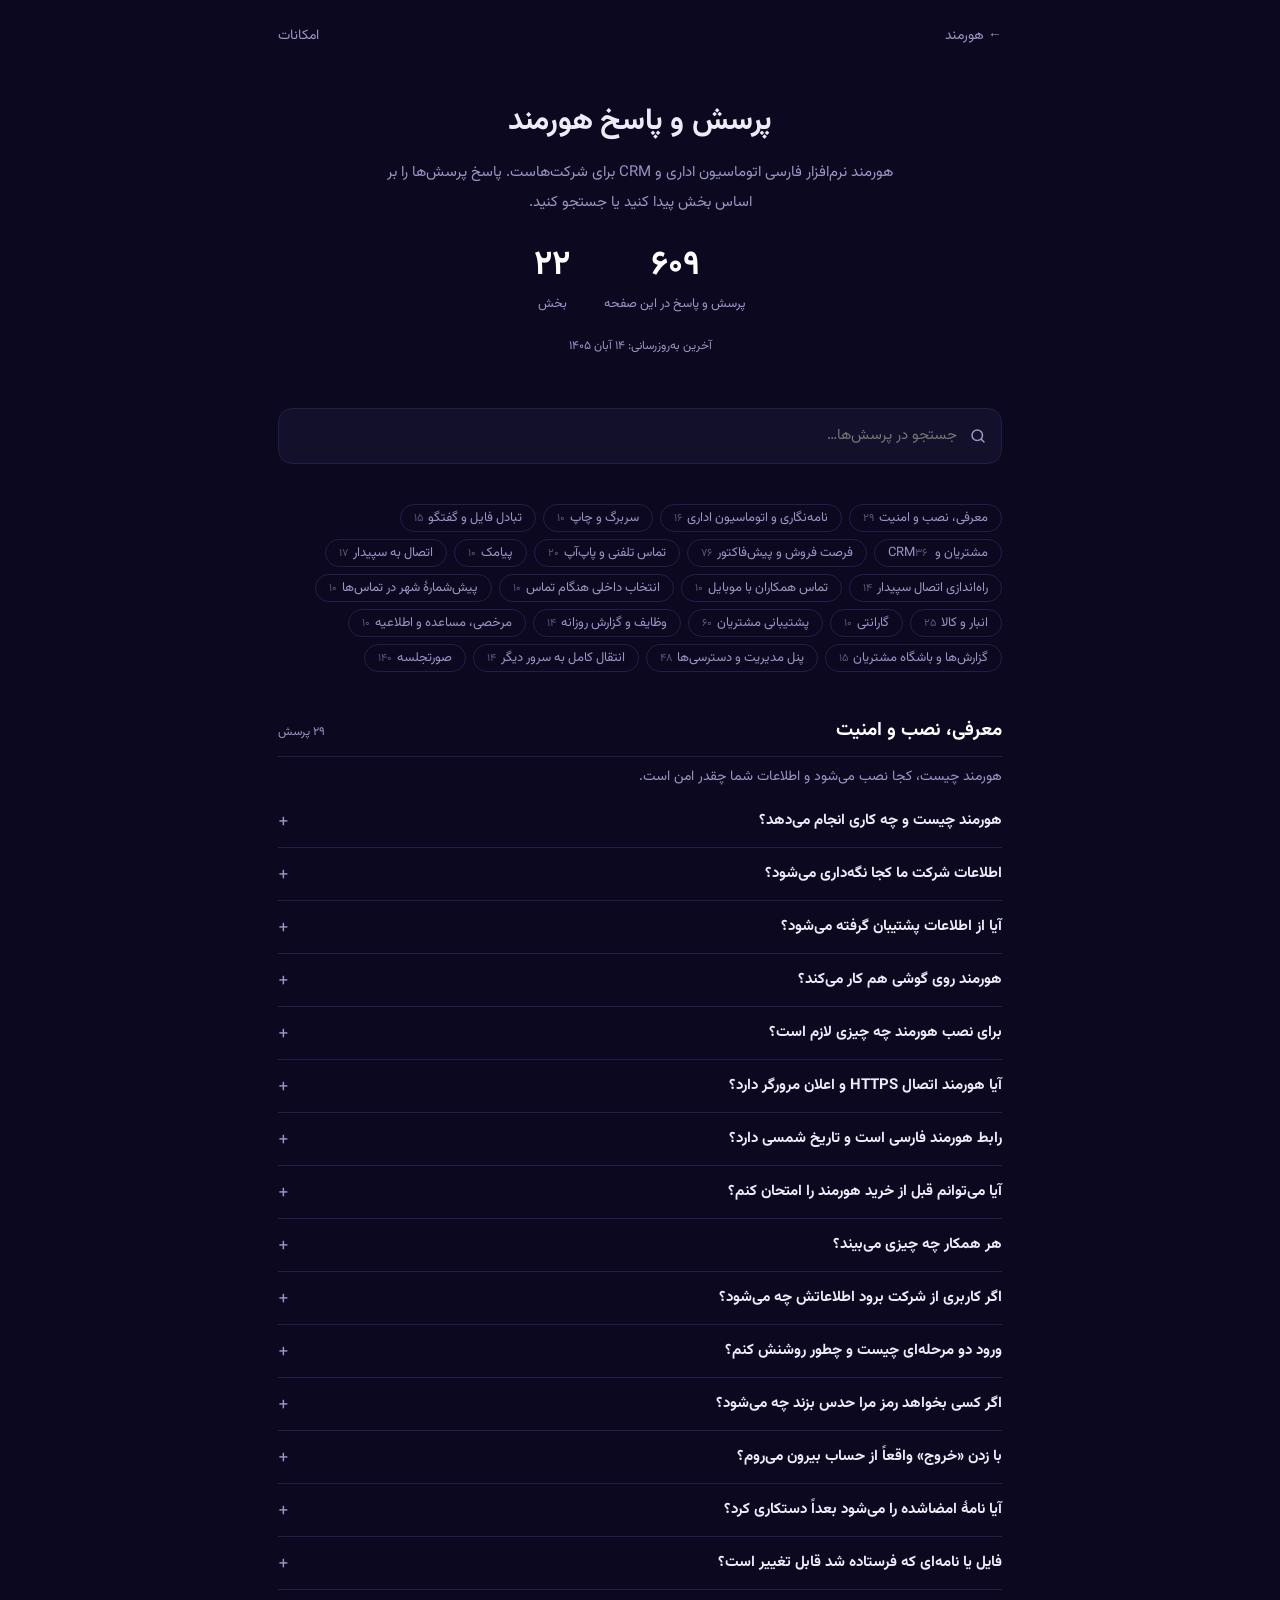
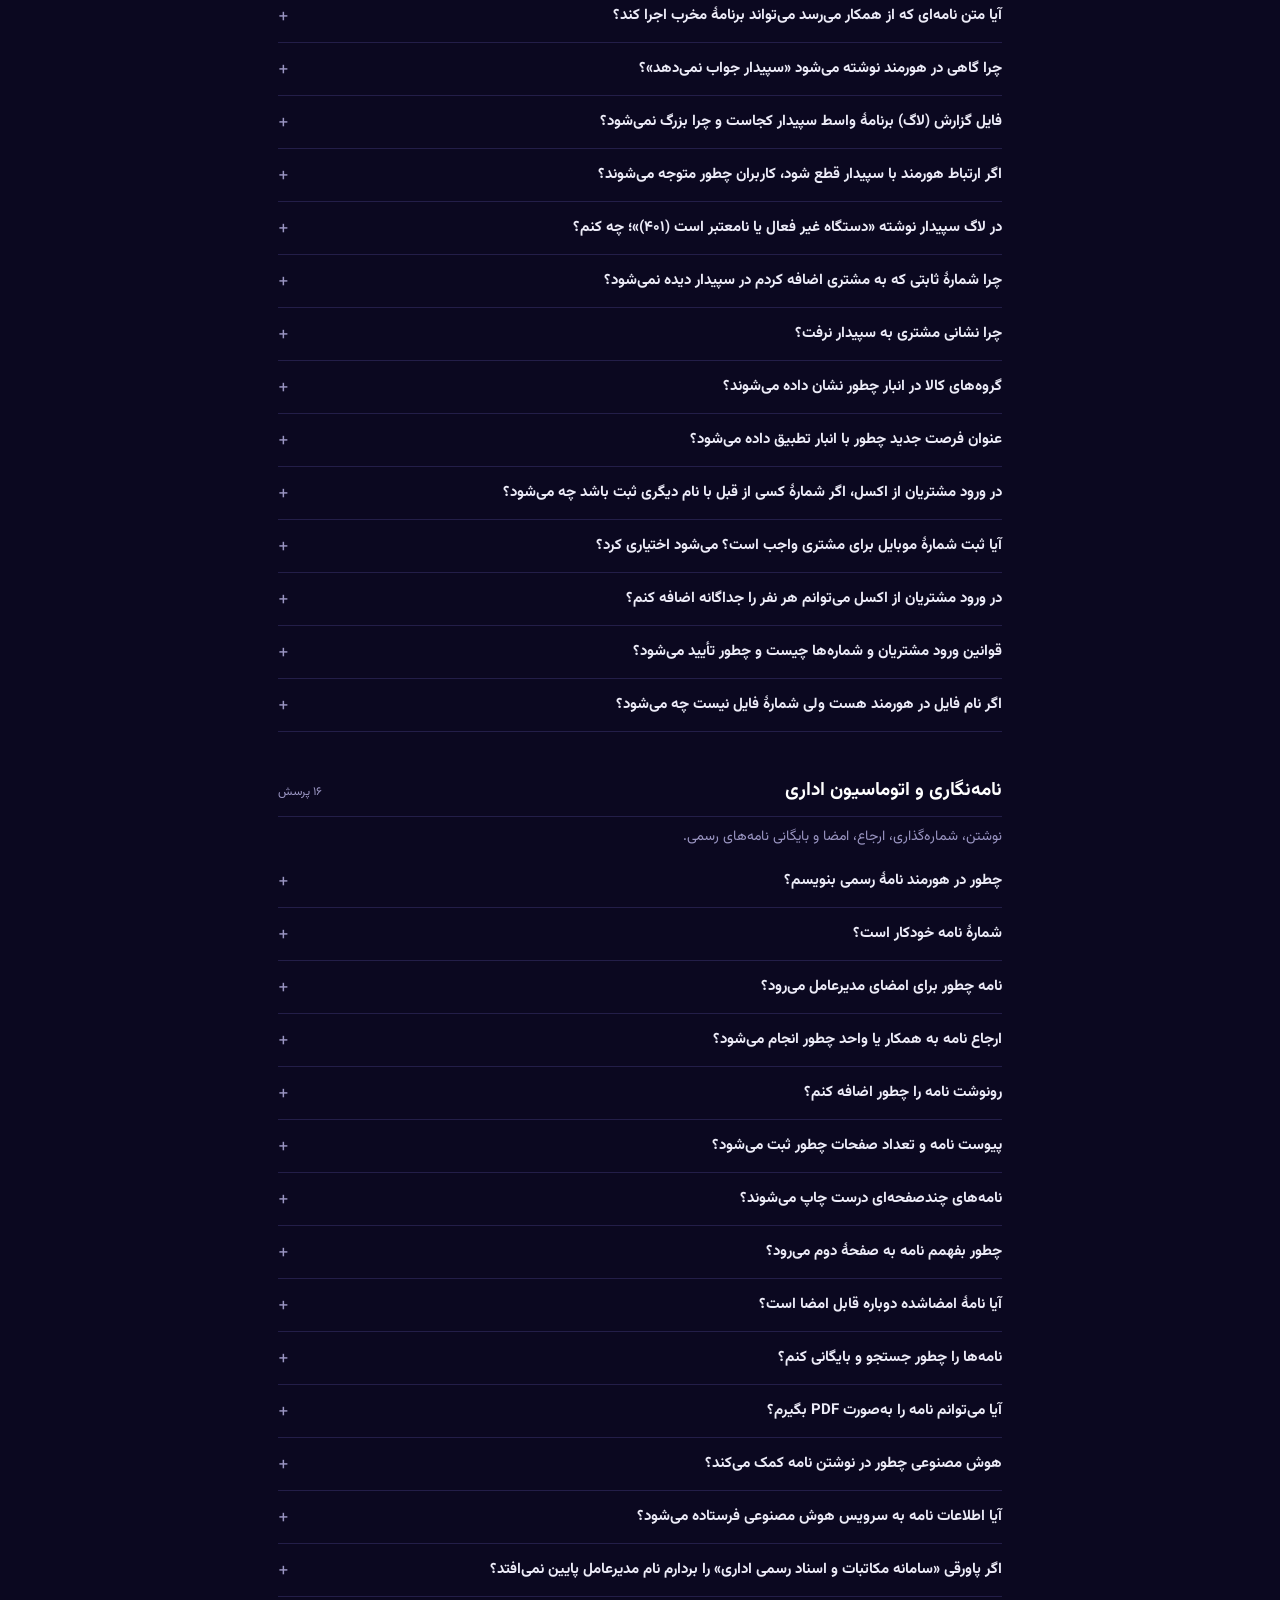
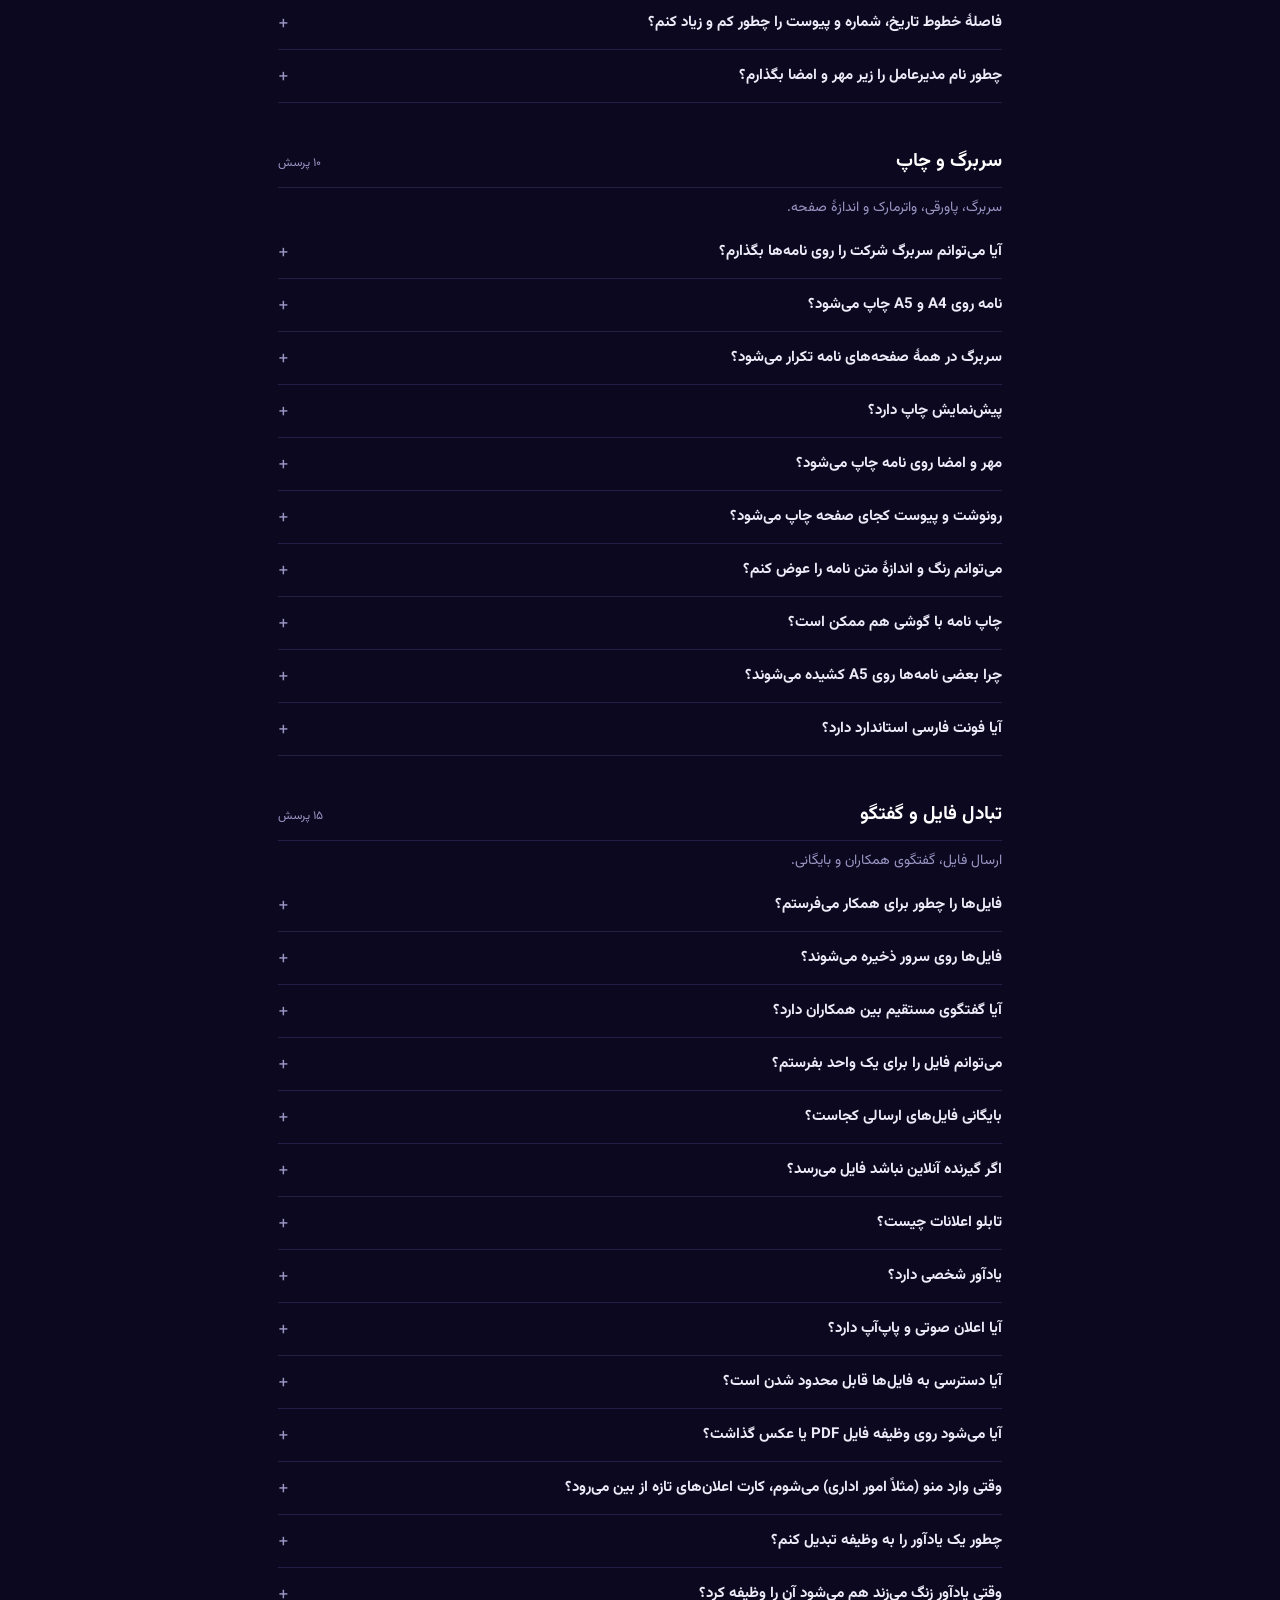
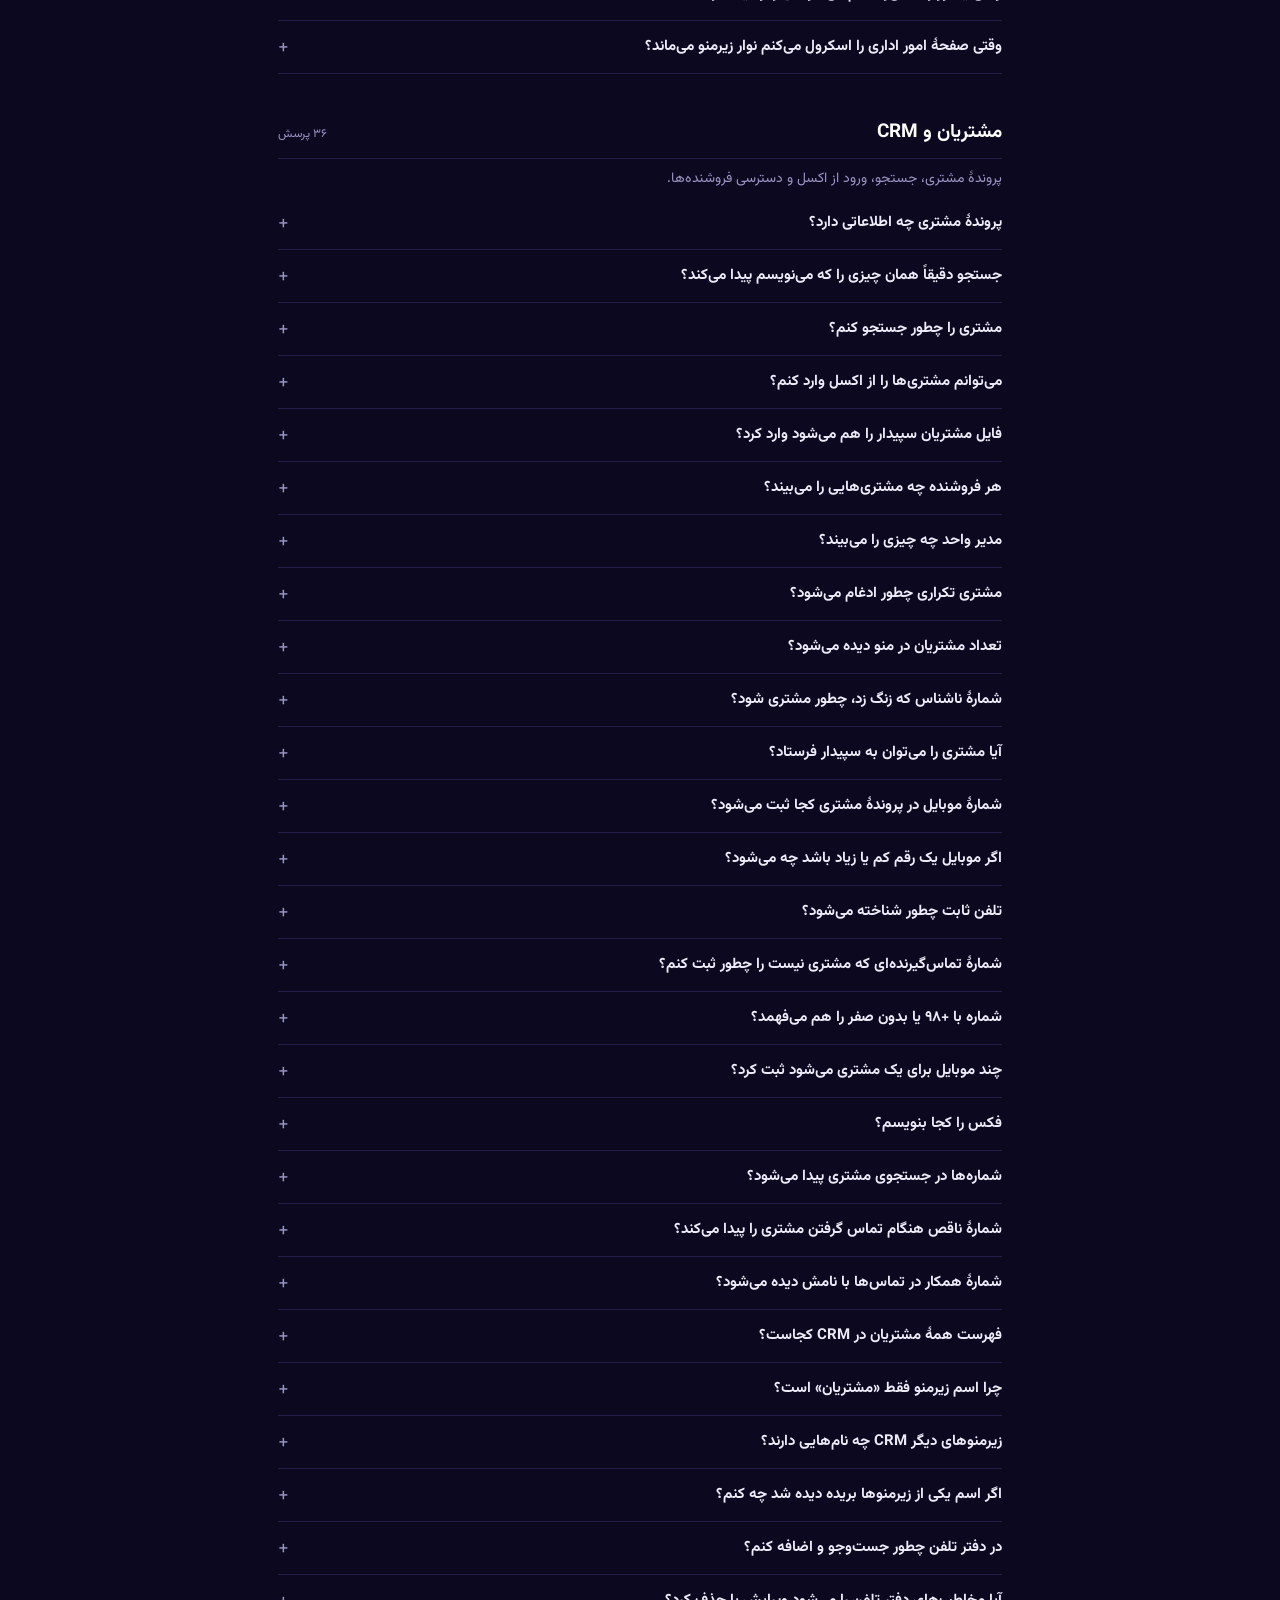
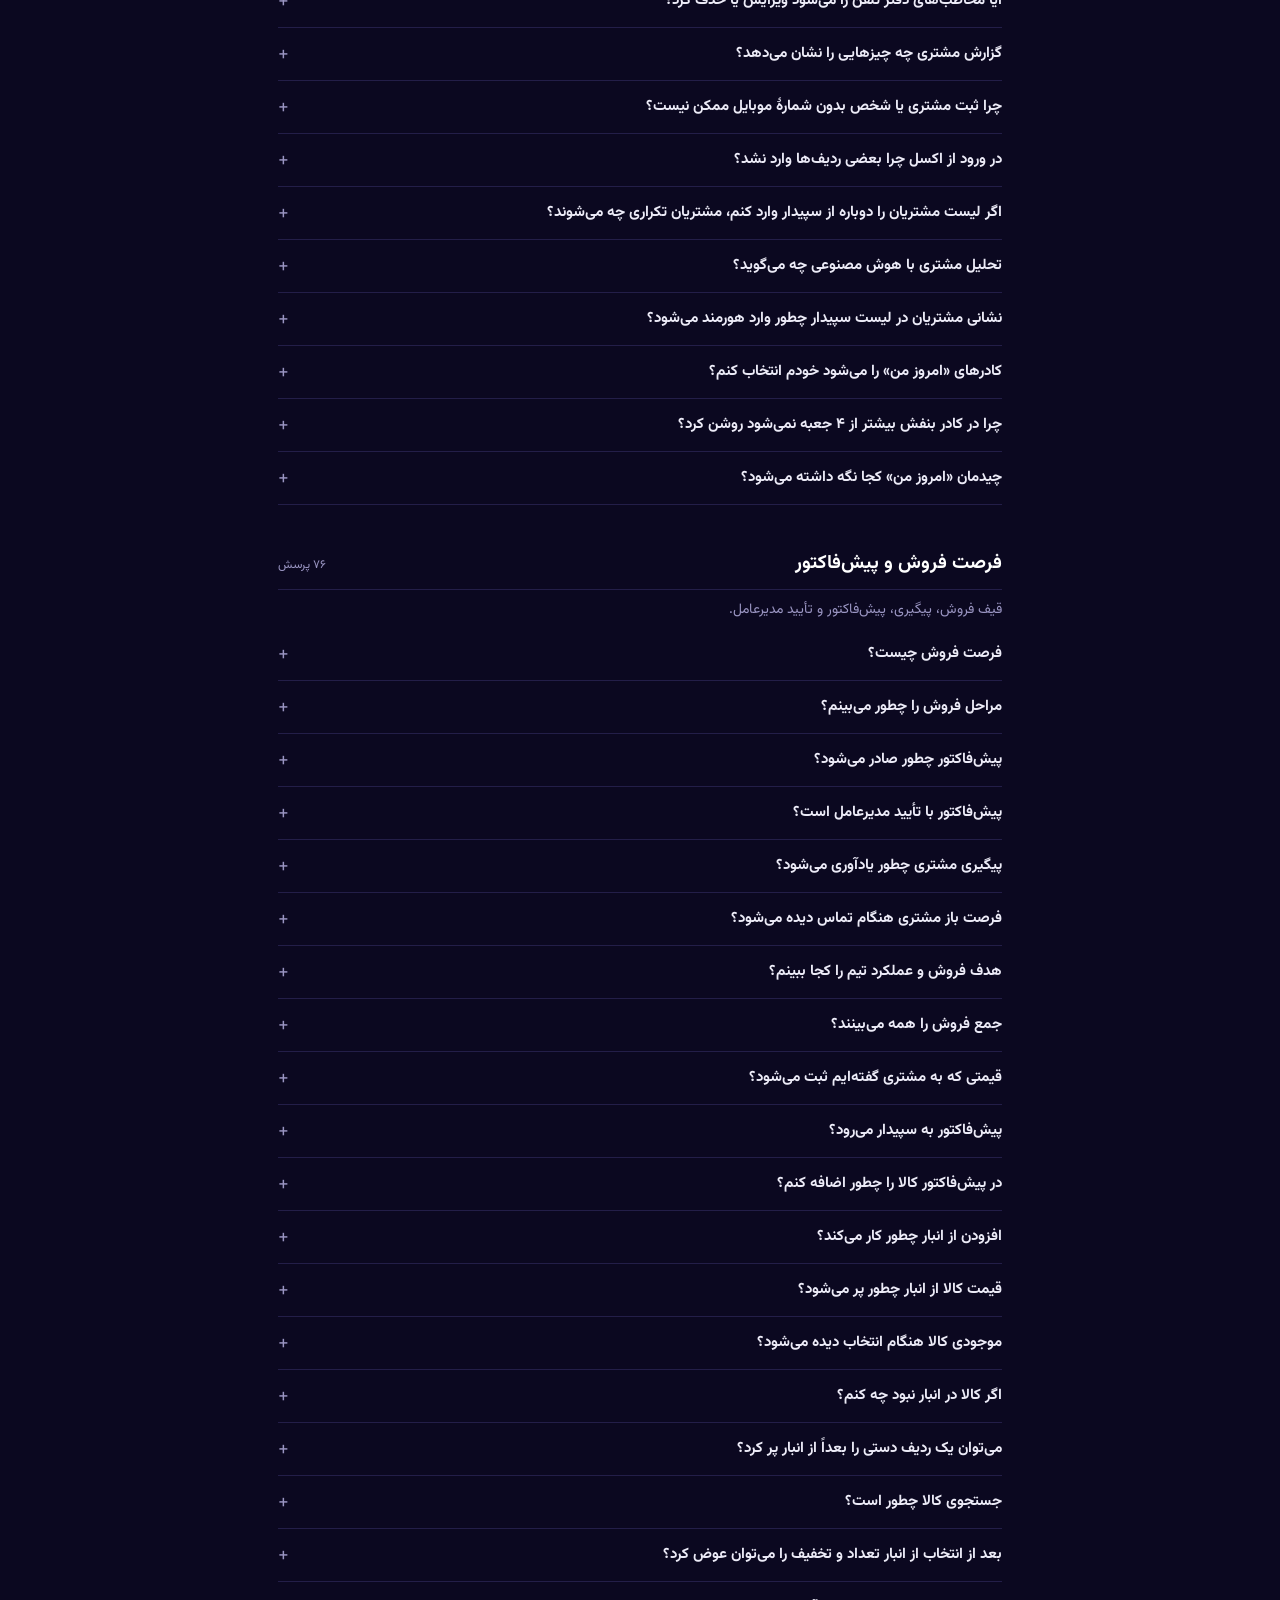
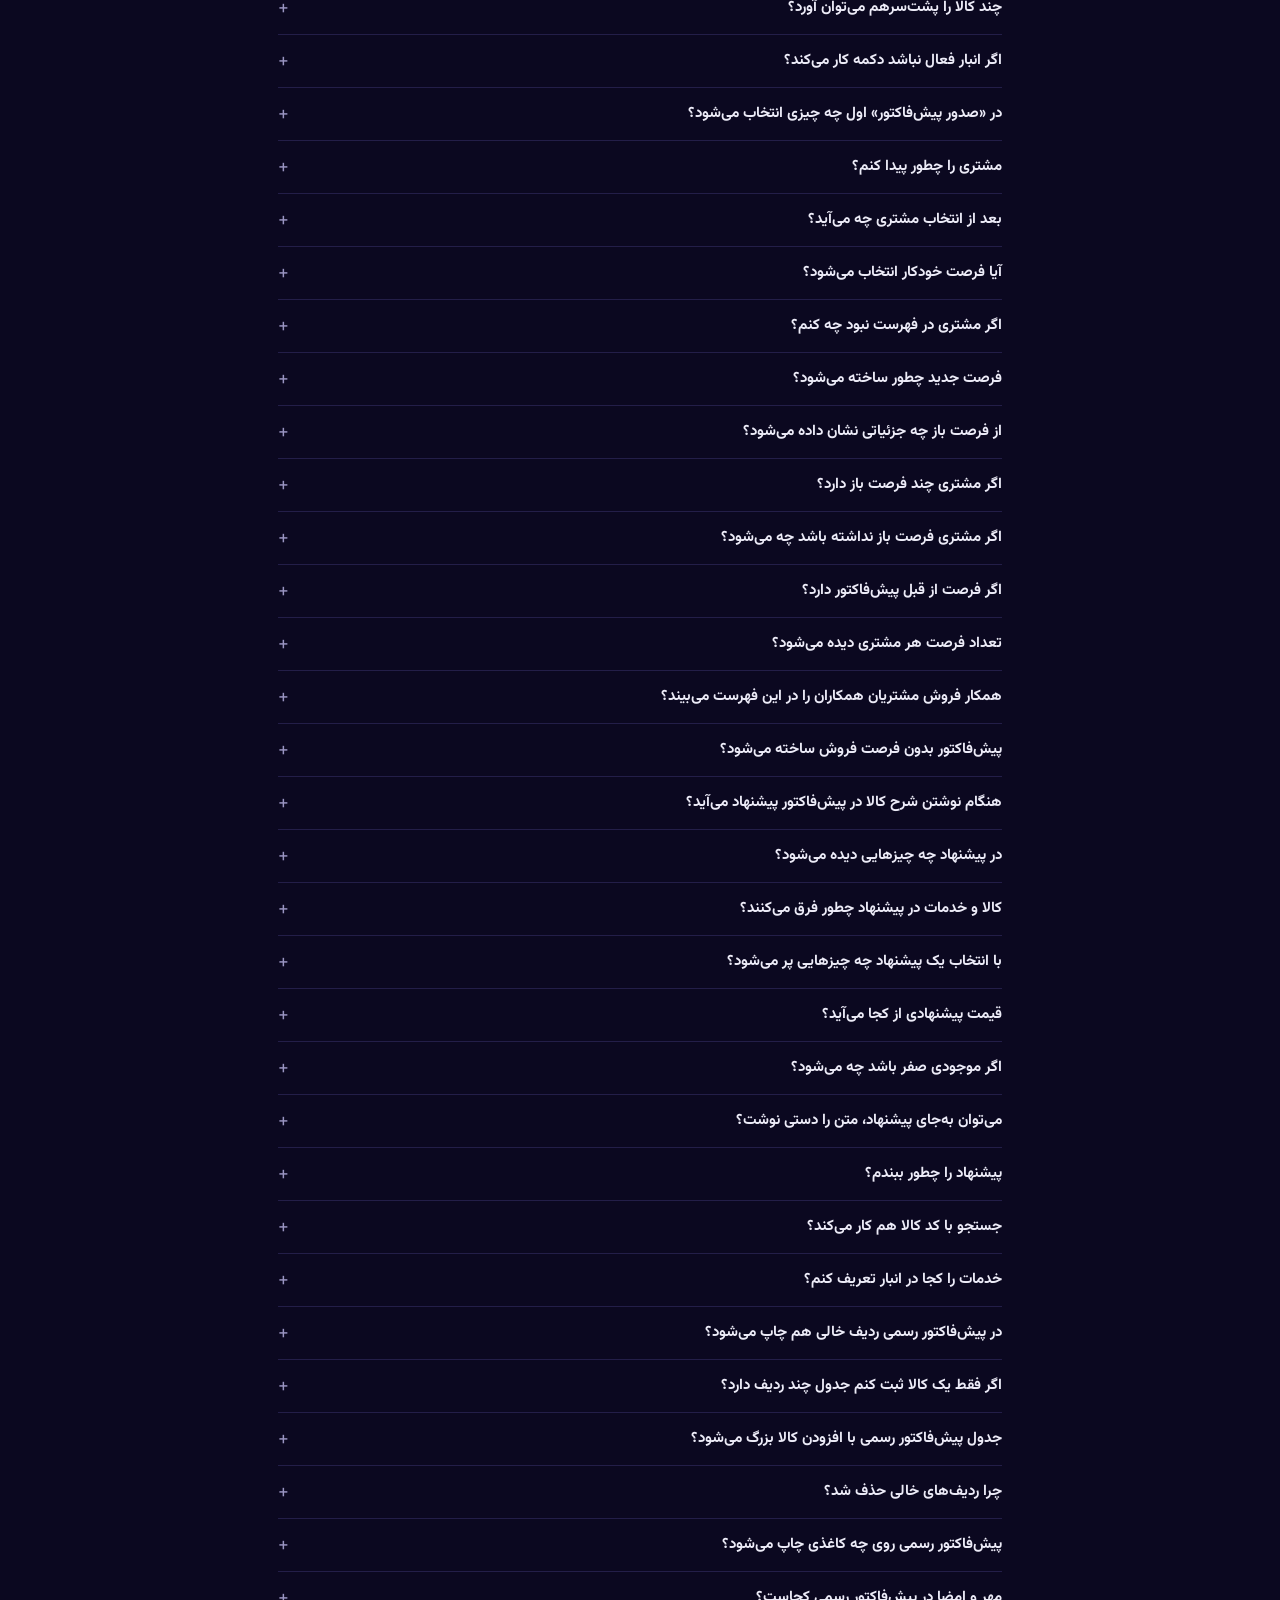
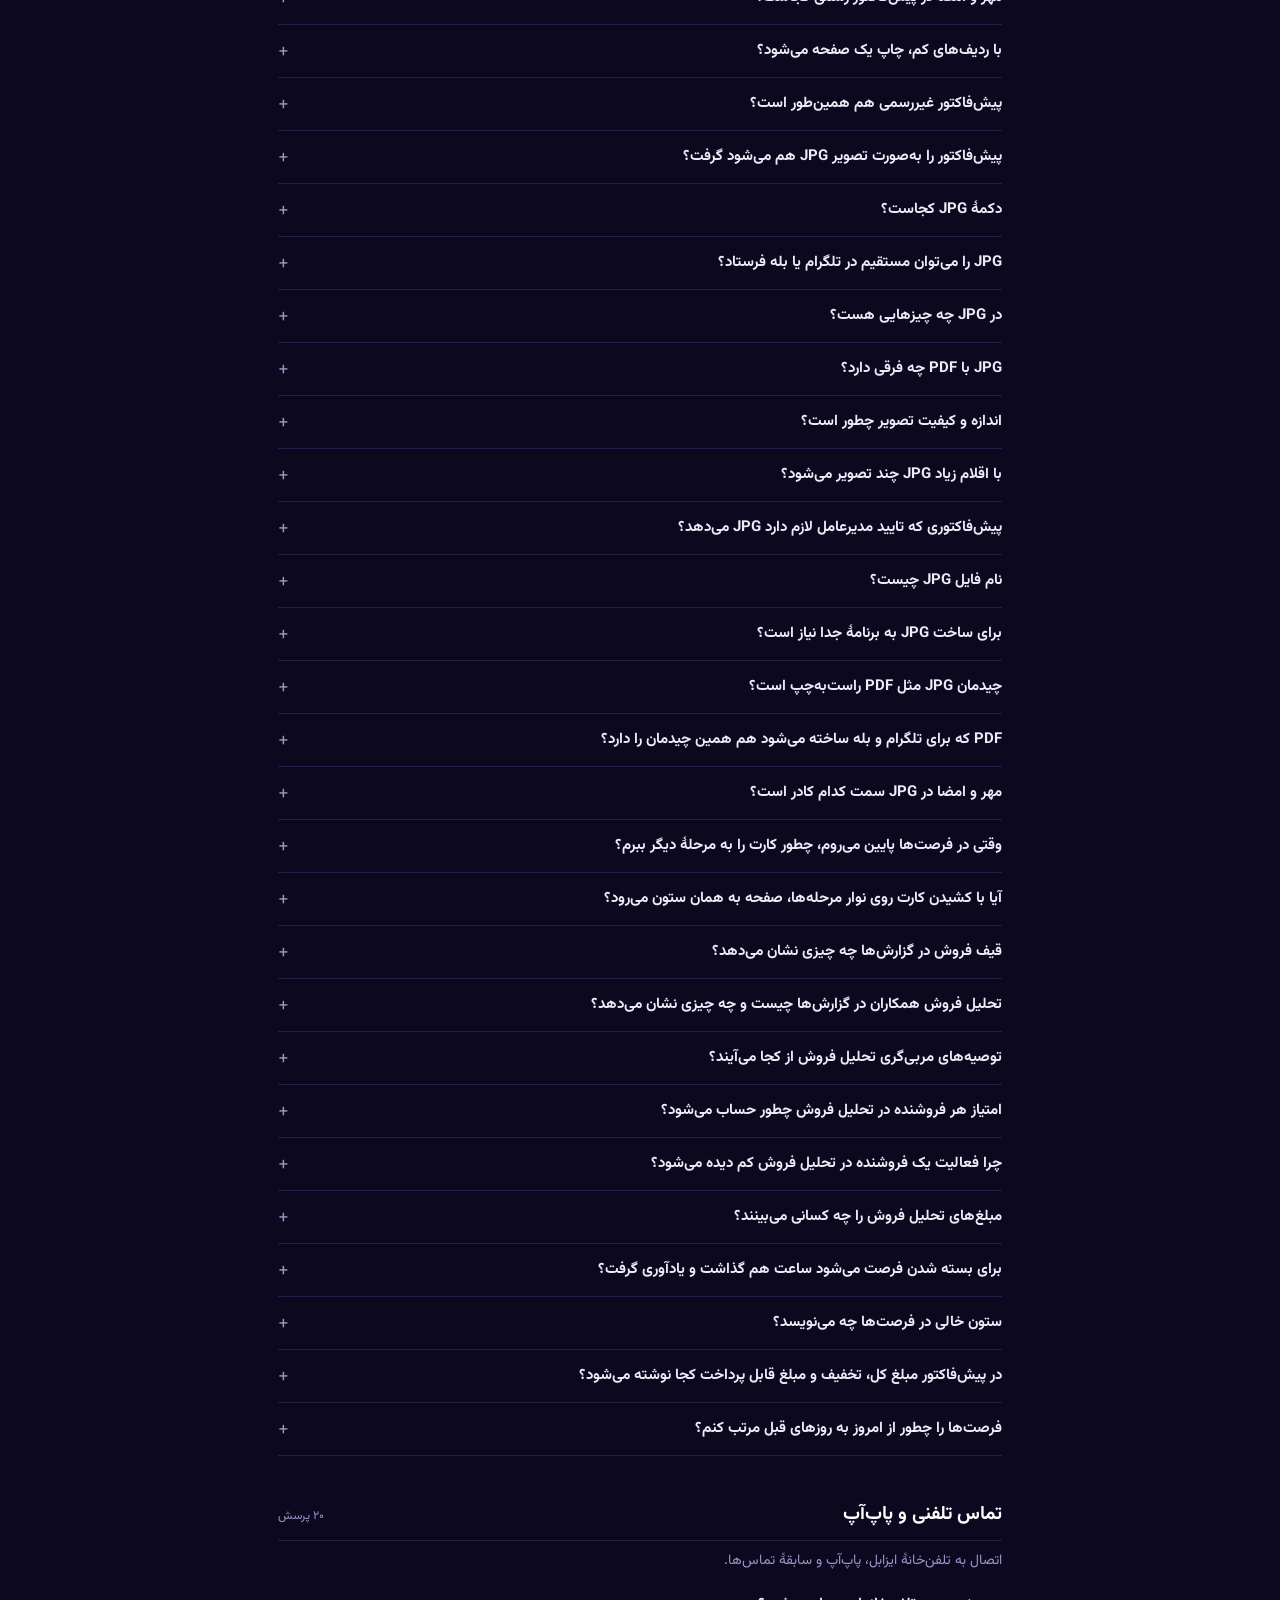
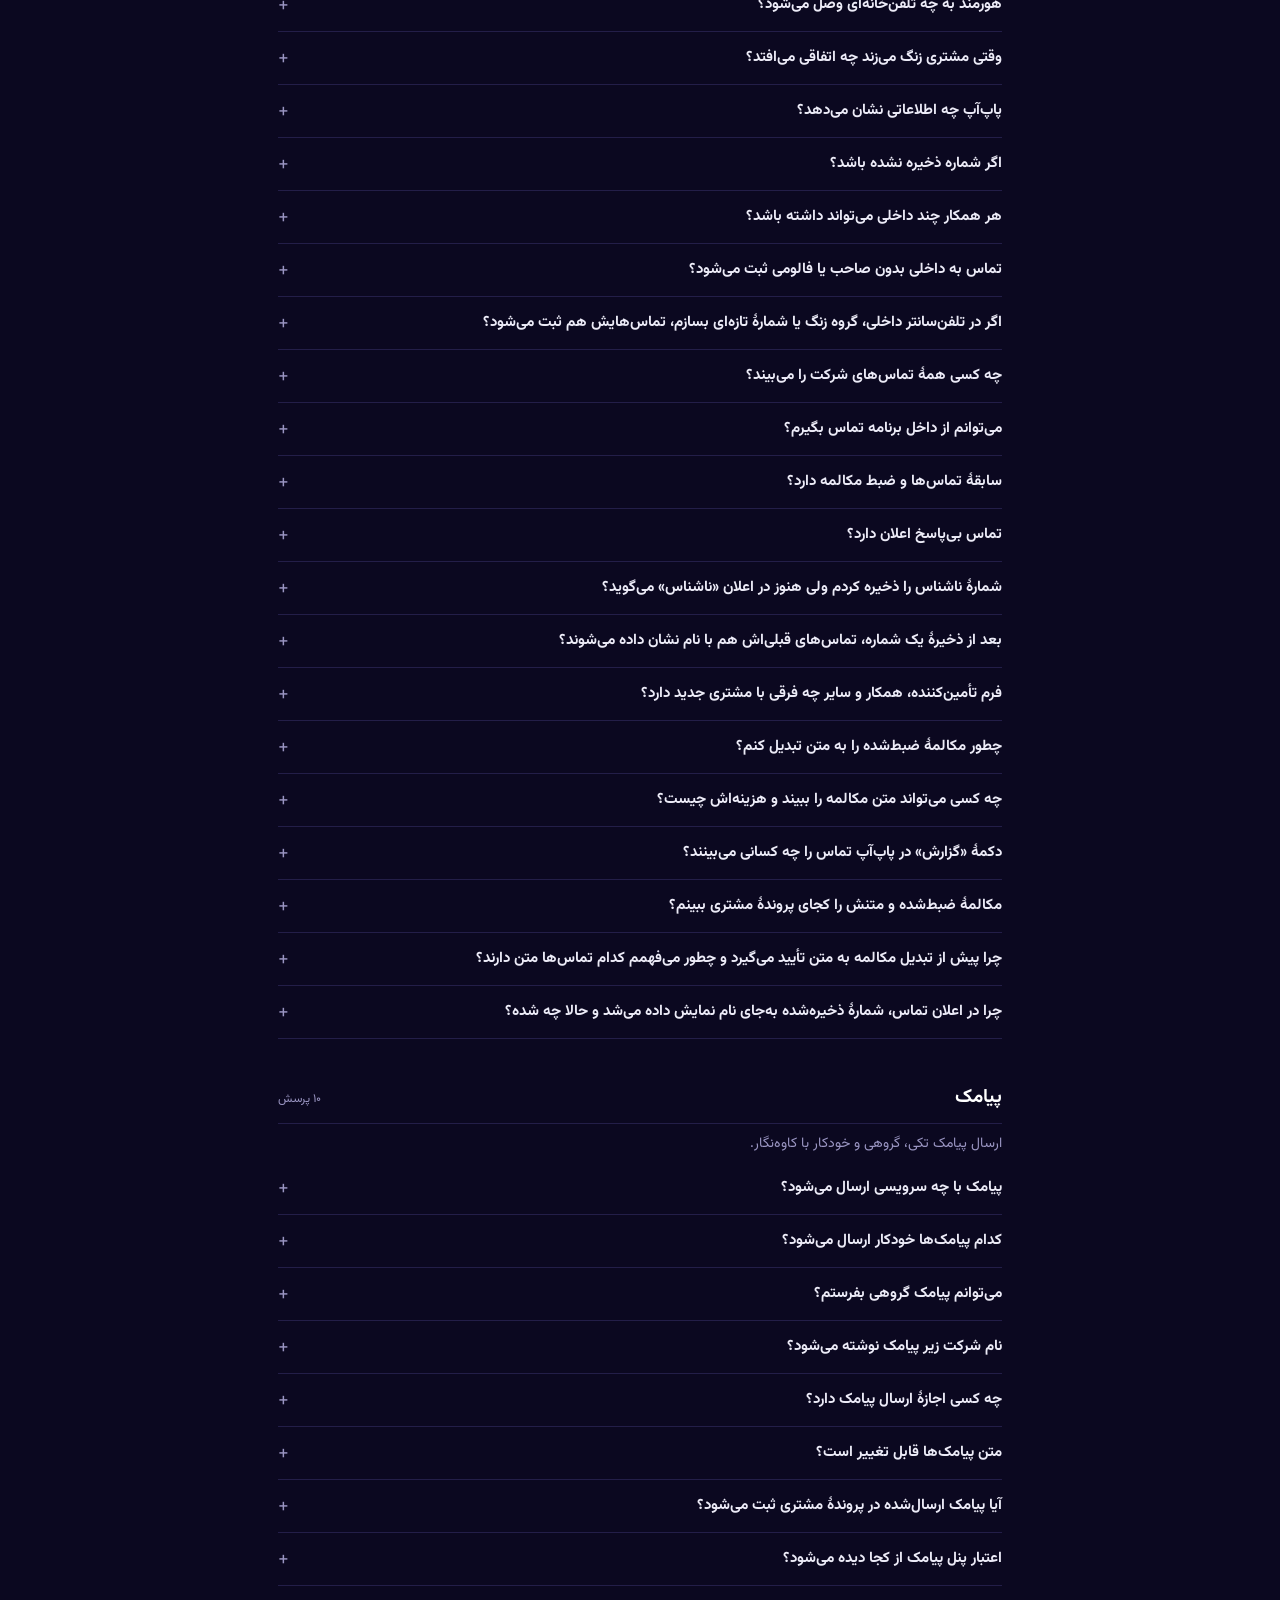
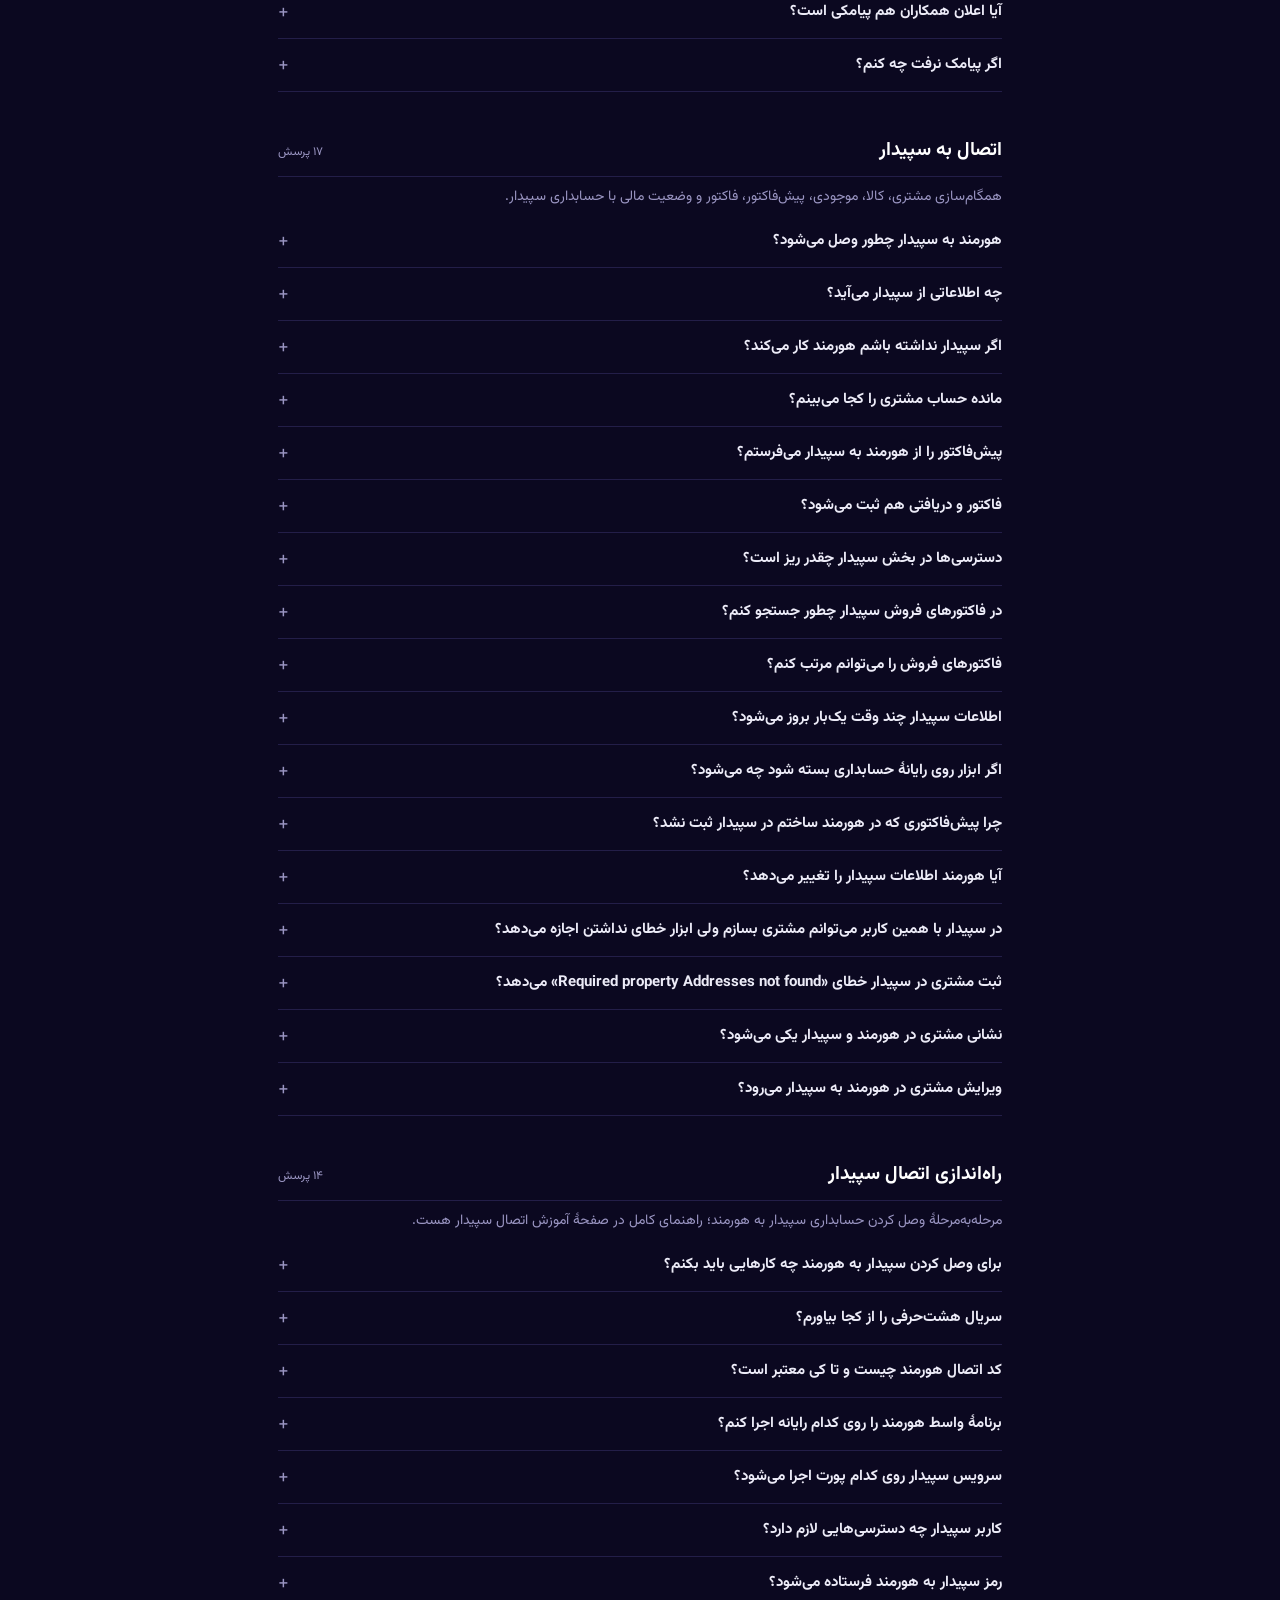
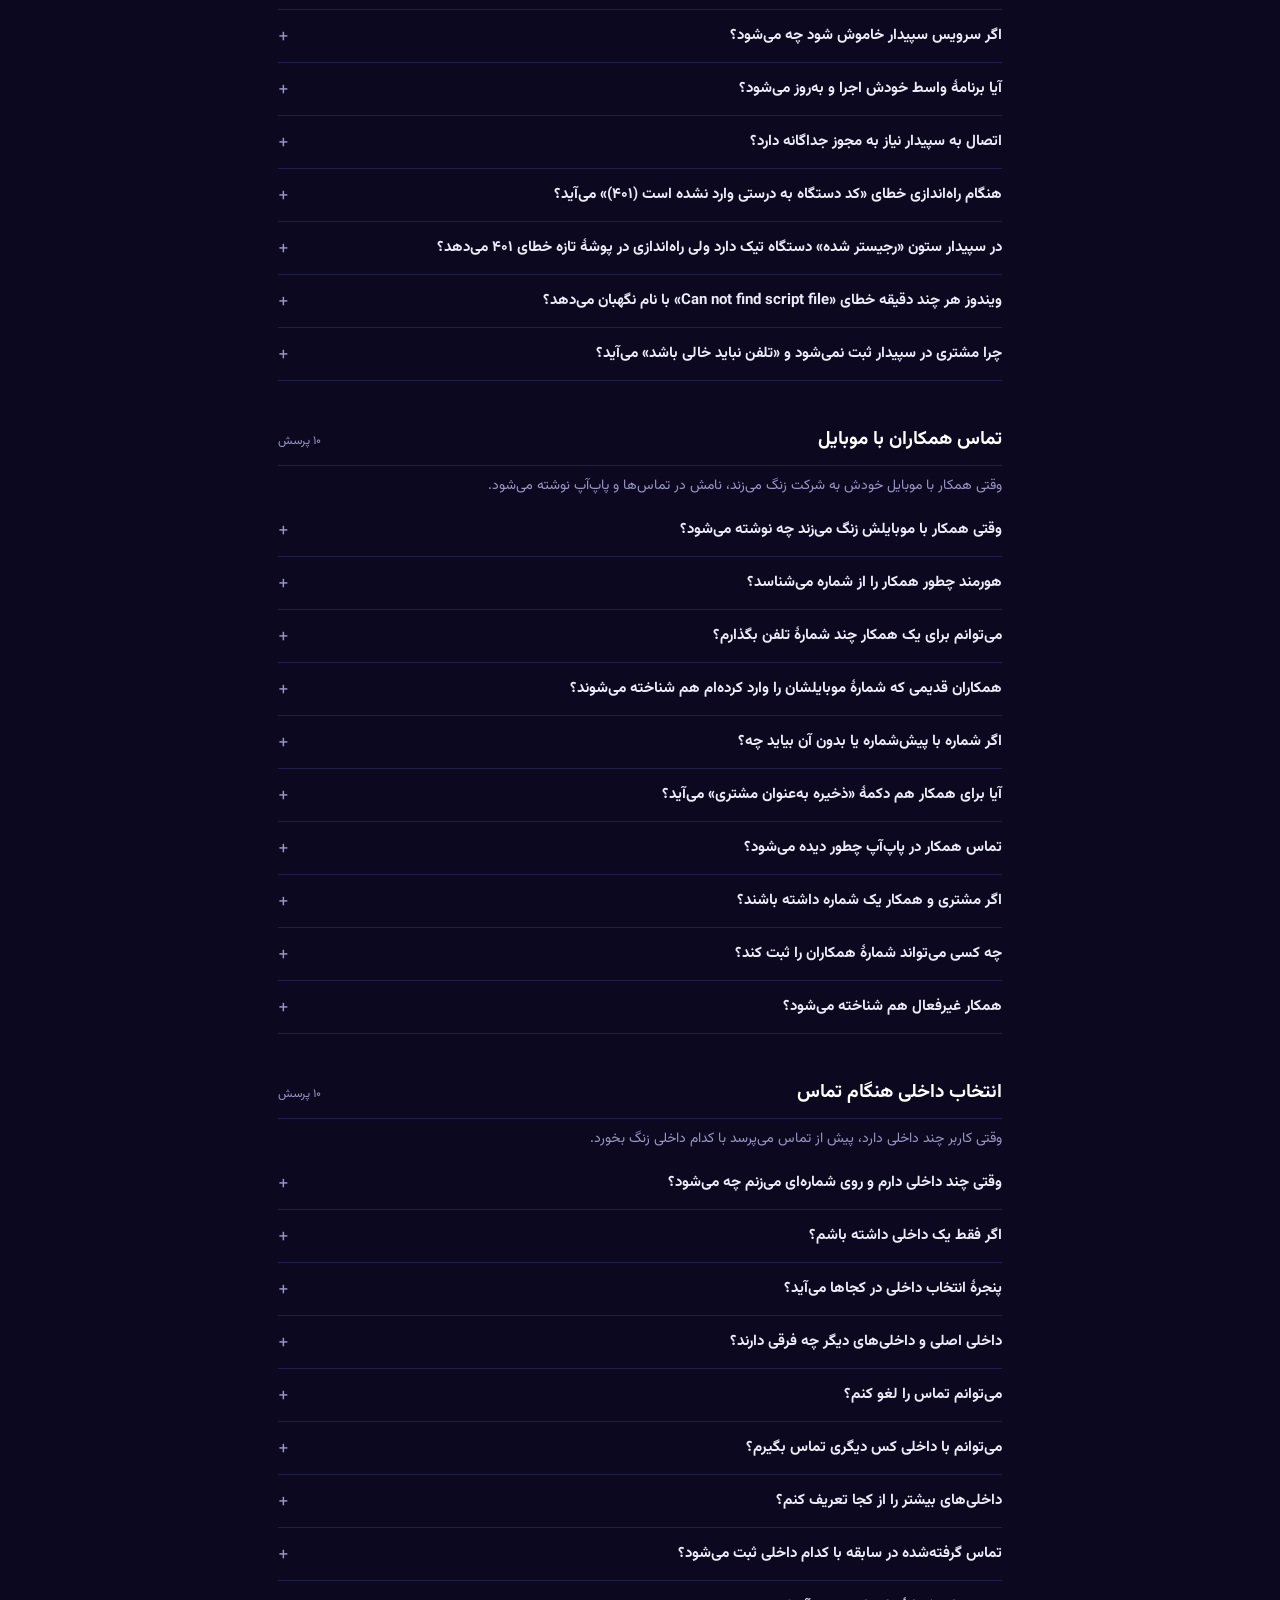
<file: index.html>
<!doctype html><html lang="fa" dir="rtl"><head><meta charset="utf-8"><meta http-equiv="refresh" content="0; url=faq.html"><title>پرسش و پاسخ هورمند</title><link rel="canonical" href="https://ramtinhadian.github.io/hoormand-Landing/faq.html"></head><body><a href="faq.html">پرسش و پاسخ هورمند</a> · <a href="llms.txt">llms.txt</a> · <a href="https://ramtinai.com/">سایت اصلی</a></body></html>
</file>
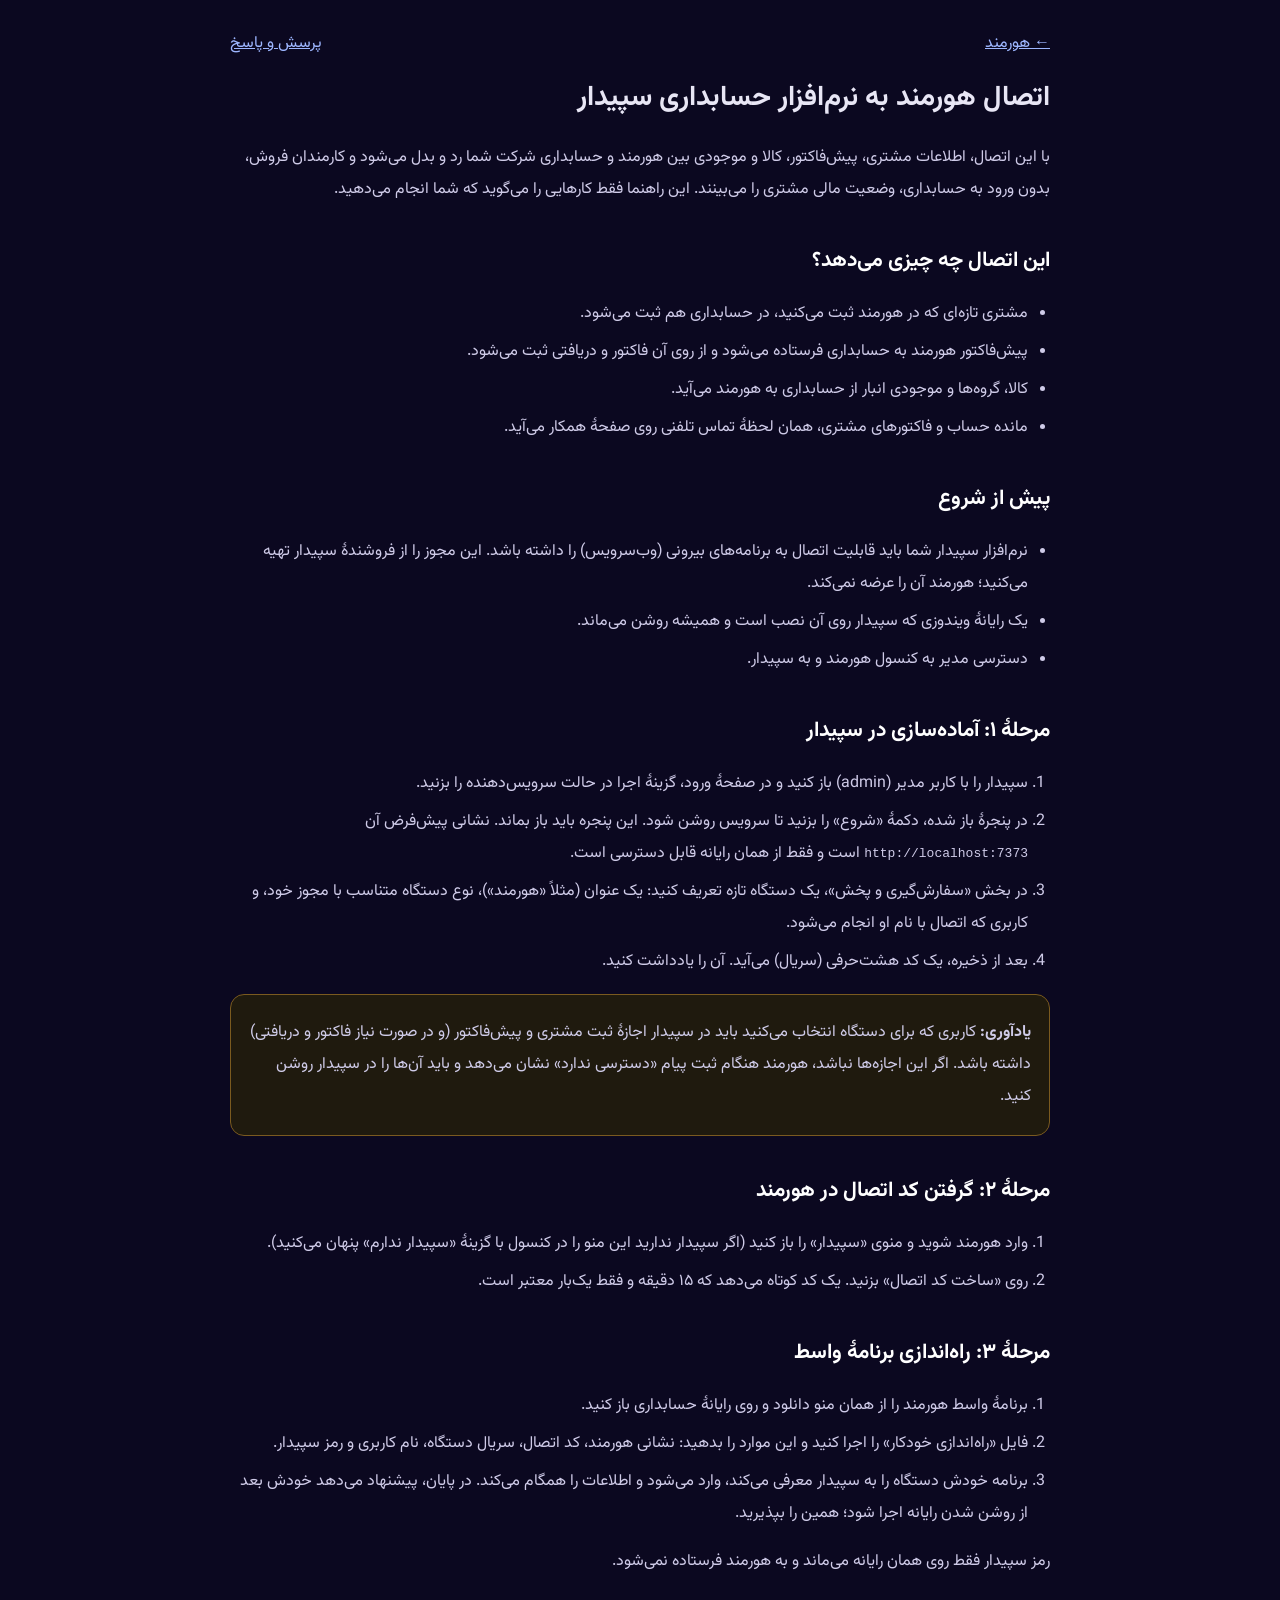
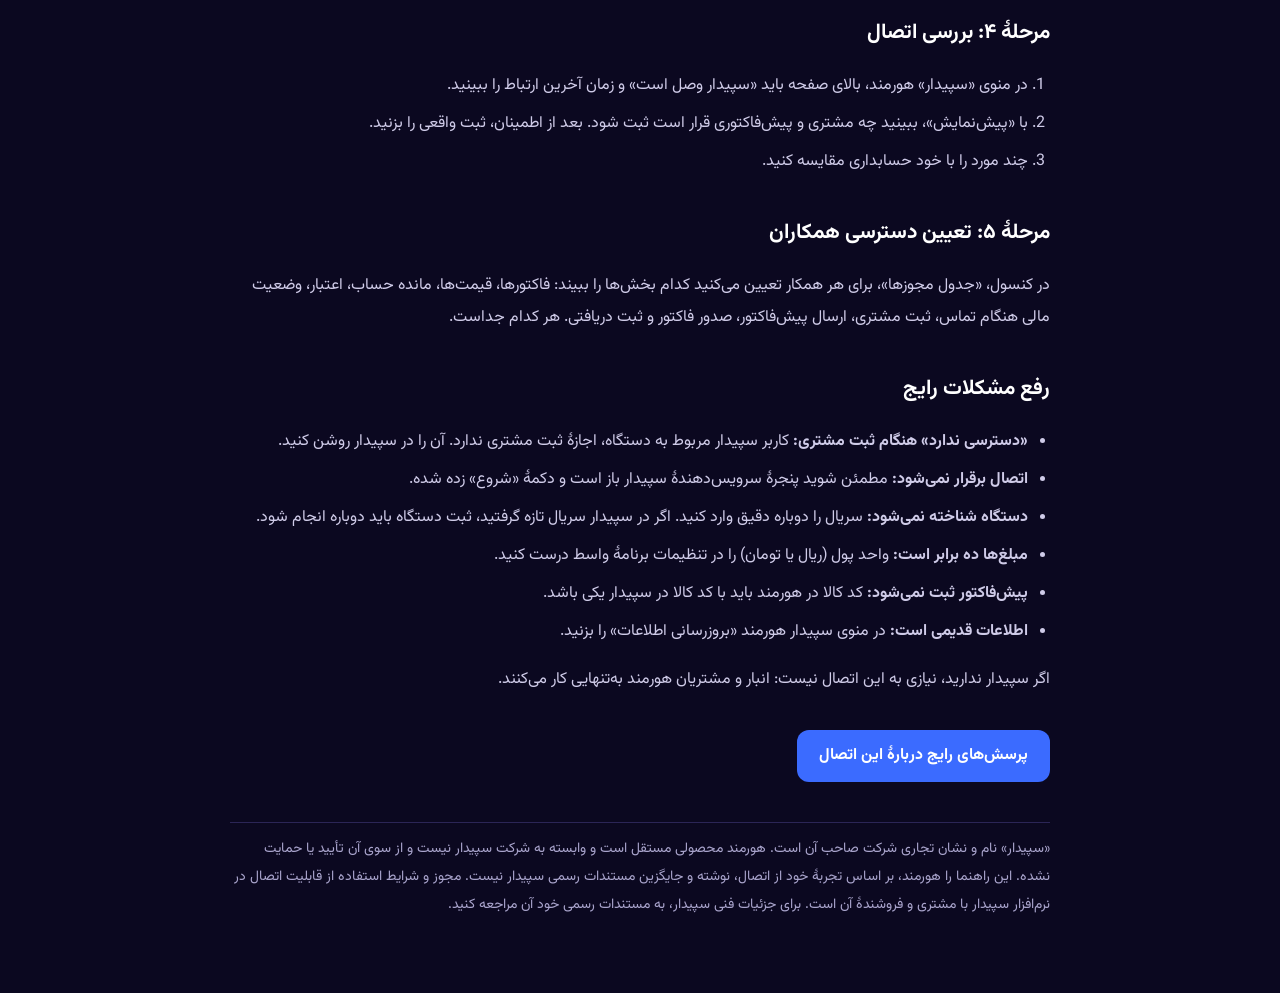
<file: sepidar-guide.html>
<!doctype html>
<html lang="fa" dir="rtl">
<head>
<meta charset="utf-8">
<meta name="viewport" content="width=device-width, initial-scale=1">
<title>آموزش اتصال هورمند به نرم‌افزار حسابداری سپیدار</title>
<meta name="description" content="آموزش قدم‌به‌قدم راه‌اندازی اتصال هورمند (CRM و اتوماسیون اداری) به حسابداری سپیدار: آماده‌سازی سپیدار، کد اتصال، برنامهٔ واسط، بررسی اتصال و رفع خطاهای رایج.">
<meta name="robots" content="index, follow, max-snippet:-1, max-image-preview:large">
<link rel="canonical" href="https://ramtinhadian.github.io/hoormand-Landing/sepidar-guide.html">
<link rel="icon" href="img/mark.png">
<script type="application/ld+json">{"@context":"https://schema.org","@type":"HowTo","name":"اتصال هورمند به نرم‌افزار حسابداری سپیدار","inLanguage":"fa-IR","description":"راه‌اندازی اتصال مشتریان، پیش‌فاکتورها، کالاها و موجودی بین هورمند و حسابداری سپیدار","step":[{"@type":"HowToStep","name":"آماده‌سازی در سپیدار","text":"سپیدار را در حالت سرویس‌دهنده اجرا کنید و یک دستگاه برای هورمند تعریف کنید تا سریال هشت‌حرفی بگیرید."},{"@type":"HowToStep","name":"ساخت کد اتصال در هورمند","text":"در منوی سپیدار هورمند «ساخت کد اتصال» را بزنید؛ کد ۱۵ دقیقه و یک‌بار معتبر است."},{"@type":"HowToStep","name":"اجرای راه‌اندازی خودکار","text":"روی رایانهٔ حسابداری، برنامهٔ واسط هورمند را اجرا کنید و نشانی هورمند، کد اتصال، سریال دستگاه و کاربر سپیدار را بدهید."},{"@type":"HowToStep","name":"بررسی اتصال","text":"در منوی سپیدار هورمند وضعیت «سپیدار وصل است» را ببینید و یک پیش‌نمایش بگیرید."}]}</script>
<style>
@font-face{font-family:V;src:url(fonts/Vazirmatn-Regular.woff2);font-weight:400}
@font-face{font-family:V;src:url(fonts/Vazirmatn-Bold.woff2);font-weight:700}
body{margin:0;background:#0b0820;color:#e8e6f5;font-family:V,Tahoma,sans-serif;line-height:2}
.w{max-width:820px;margin:0 auto;padding:28px 18px 60px}
a{color:#9db6ff} h1{font-size:28px;margin:10px 0 6px} h2{font-size:21px;margin:34px 0 4px;color:#fff}
.top{display:flex;justify-content:space-between;align-items:center}
p,li{color:#cfcbe8} ol,ul{padding-inline-start:22px} li{margin:6px 0}
.box{background:#15112e;border:1px solid #2b2556;border-radius:14px;padding:6px 18px;margin:14px 0}
.warn{border-color:#7a5a1f;background:#1f1a0e}
.legal{font-size:14px;color:#a9a4cc;border-top:1px solid #2b2556;margin-top:40px;padding-top:12px}
.cta{display:inline-block;margin-top:18px;padding:10px 22px;border-radius:12px;background:#3b6bff;color:#fff;text-decoration:none;font-weight:700}
</style>
</head>
<body><div class="w">
<div class="top"><a href="https://ramtinai.com/">← هورمند</a><a href="https://ramtinhadian.github.io/hoormand-Landing/faq.html">پرسش و پاسخ</a></div>
<h1>اتصال هورمند به نرم‌افزار حسابداری سپیدار</h1>
<p>با این اتصال، اطلاعات مشتری، پیش‌فاکتور، کالا و موجودی بین هورمند و حسابداری شرکت شما رد و بدل می‌شود و کارمندان فروش، بدون ورود به حسابداری، وضعیت مالی مشتری را می‌بینند. این راهنما فقط کارهایی را می‌گوید که شما انجام می‌دهید.</p>

<h2>این اتصال چه چیزی می‌دهد؟</h2>
<ul>
<li>مشتری تازه‌ای که در هورمند ثبت می‌کنید، در حسابداری هم ثبت می‌شود.</li>
<li>پیش‌فاکتور هورمند به حسابداری فرستاده می‌شود و از روی آن فاکتور و دریافتی ثبت می‌شود.</li>
<li>کالا، گروه‌ها و موجودی انبار از حسابداری به هورمند می‌آید.</li>
<li>مانده حساب و فاکتورهای مشتری، همان لحظهٔ تماس تلفنی روی صفحهٔ همکار می‌آید.</li>
</ul>

<h2>پیش از شروع</h2>
<ul>
<li>نرم‌افزار سپیدار شما باید قابلیت اتصال به برنامه‌های بیرونی (وب‌سرویس) را داشته باشد. این مجوز را از فروشندهٔ سپیدار تهیه می‌کنید؛ هورمند آن را عرضه نمی‌کند.</li>
<li>یک رایانهٔ ویندوزی که سپیدار روی آن نصب است و همیشه روشن می‌ماند.</li>
<li>دسترسی مدیر به کنسول هورمند و به سپیدار.</li>
</ul>

<h2>مرحلهٔ ۱: آماده‌سازی در سپیدار</h2>
<ol>
<li>سپیدار را با کاربر مدیر (admin) باز کنید و در صفحهٔ ورود، گزینهٔ اجرا در حالت سرویس‌دهنده را بزنید.</li>
<li>در پنجرهٔ باز شده، دکمهٔ «شروع» را بزنید تا سرویس روشن شود. این پنجره باید باز بماند. نشانی پیش‌فرض آن <code>http://localhost:7373</code> است و فقط از همان رایانه قابل دسترسی است.</li>
<li>در بخش «سفارش‌گیری و پخش»، یک دستگاه تازه تعریف کنید: یک عنوان (مثلاً «هورمند»)، نوع دستگاه متناسب با مجوز خود، و کاربری که اتصال با نام او انجام می‌شود.</li>
<li>بعد از ذخیره، یک کد هشت‌حرفی (سریال) می‌آید. آن را یادداشت کنید.</li>
</ol>
<div class="box warn"><p><b>یادآوری:</b> کاربری که برای دستگاه انتخاب می‌کنید باید در سپیدار اجازهٔ ثبت مشتری و پیش‌فاکتور (و در صورت نیاز فاکتور و دریافتی) داشته باشد. اگر این اجازه‌ها نباشد، هورمند هنگام ثبت پیام «دسترسی ندارد» نشان می‌دهد و باید آن‌ها را در سپیدار روشن کنید.</p></div>

<h2>مرحلهٔ ۲: گرفتن کد اتصال در هورمند</h2>
<ol>
<li>وارد هورمند شوید و منوی «سپیدار» را باز کنید (اگر سپیدار ندارید این منو را در کنسول با گزینهٔ «سپیدار ندارم» پنهان می‌کنید).</li>
<li>روی «ساخت کد اتصال» بزنید. یک کد کوتاه می‌دهد که ۱۵ دقیقه و فقط یک‌بار معتبر است.</li>
</ol>

<h2>مرحلهٔ ۳: راه‌اندازی برنامهٔ واسط</h2>
<ol>
<li>برنامهٔ واسط هورمند را از همان منو دانلود و روی رایانهٔ حسابداری باز کنید.</li>
<li>فایل «راه‌اندازی خودکار» را اجرا کنید و این موارد را بدهید: نشانی هورمند، کد اتصال، سریال دستگاه، نام کاربری و رمز سپیدار.</li>
<li>برنامه خودش دستگاه را به سپیدار معرفی می‌کند، وارد می‌شود و اطلاعات را همگام می‌کند. در پایان، پیشنهاد می‌دهد خودش بعد از روشن شدن رایانه اجرا شود؛ همین را بپذیرید.</li>
</ol>
<p>رمز سپیدار فقط روی همان رایانه می‌ماند و به هورمند فرستاده نمی‌شود.</p>

<h2>مرحلهٔ ۴: بررسی اتصال</h2>
<ol>
<li>در منوی «سپیدار» هورمند، بالای صفحه باید «سپیدار وصل است» و زمان آخرین ارتباط را ببینید.</li>
<li>با «پیش‌نمایش»، ببینید چه مشتری و پیش‌فاکتوری قرار است ثبت شود. بعد از اطمینان، ثبت واقعی را بزنید.</li>
<li>چند مورد را با خود حسابداری مقایسه کنید.</li>
</ol>

<h2>مرحلهٔ ۵: تعیین دسترسی همکاران</h2>
<p>در کنسول، «جدول مجوزها»، برای هر همکار تعیین می‌کنید کدام بخش‌ها را ببیند: فاکتورها، قیمت‌ها، مانده حساب، اعتبار، وضعیت مالی هنگام تماس، ثبت مشتری، ارسال پیش‌فاکتور، صدور فاکتور و ثبت دریافتی. هر کدام جداست.</p>

<h2>رفع مشکلات رایج</h2>
<ul>
<li><b>«دسترسی ندارد» هنگام ثبت مشتری:</b> کاربر سپیدار مربوط به دستگاه، اجازهٔ ثبت مشتری ندارد. آن را در سپیدار روشن کنید.</li>
<li><b>اتصال برقرار نمی‌شود:</b> مطمئن شوید پنجرهٔ سرویس‌دهندهٔ سپیدار باز است و دکمهٔ «شروع» زده شده.</li>
<li><b>دستگاه شناخته نمی‌شود:</b> سریال را دوباره دقیق وارد کنید. اگر در سپیدار سریال تازه گرفتید، ثبت دستگاه باید دوباره انجام شود.</li>
<li><b>مبلغ‌ها ده برابر است:</b> واحد پول (ریال یا تومان) را در تنظیمات برنامهٔ واسط درست کنید.</li>
<li><b>پیش‌فاکتور ثبت نمی‌شود:</b> کد کالا در هورمند باید با کد کالا در سپیدار یکی باشد.</li>
<li><b>اطلاعات قدیمی است:</b> در منوی سپیدار هورمند «بروزرسانی اطلاعات» را بزنید.</li>
</ul>
<p>اگر سپیدار ندارید، نیازی به این اتصال نیست: انبار و مشتریان هورمند به‌تنهایی کار می‌کنند.</p>

<a class="cta" href="https://ramtinhadian.github.io/hoormand-Landing/faq.html#sepidar-setup">پرسش‌های رایج دربارهٔ این اتصال</a>

<p class="legal">«سپیدار» نام و نشان تجاری شرکت صاحب آن است. هورمند محصولی مستقل است و وابسته به شرکت سپیدار نیست و از سوی آن تأیید یا حمایت نشده. این راهنما را هورمند، بر اساس تجربهٔ خود از اتصال، نوشته و جایگزین مستندات رسمی سپیدار نیست. مجوز و شرایط استفاده از قابلیت اتصال در نرم‌افزار سپیدار با مشتری و فروشندهٔ آن است. برای جزئیات فنی سپیدار، به مستندات رسمی خود آن مراجعه کنید.</p>
</div></body></html>
</file>
